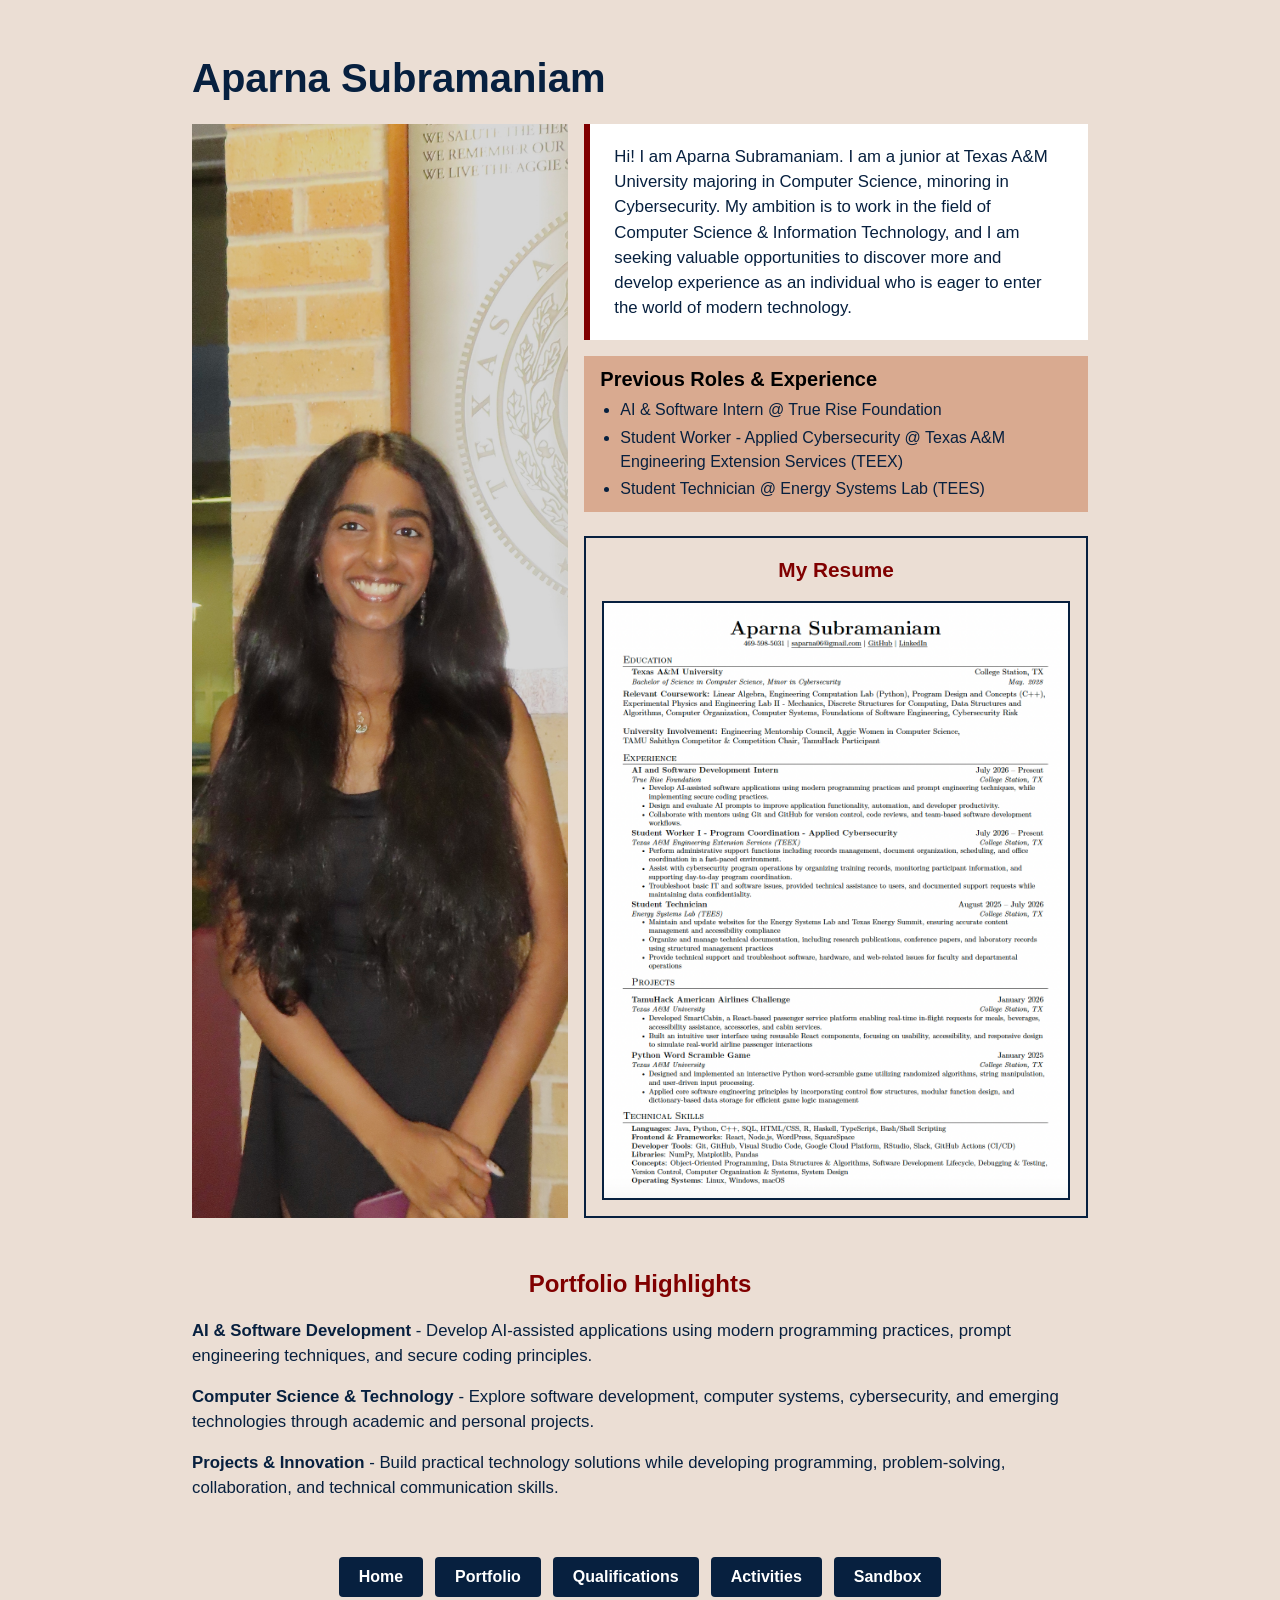
<file: index.html>
<!DOCTYPE HTML PUBLIC "-//W3C//DTD HTML 4.01 Transitional//EN">
<html>
<head>
<title>Aparna Subramaniam</title>
<meta http-equiv="Content-Type" content="text/html; charset=utf-8">
<link rel="stylesheet" href="styles.css">

<style>
.landing-layout {
  display: grid;
  grid-template-columns: 42% 58%;
  gap: 0;
  align-items: stretch;
}

.landing-photo {
  width: 100%;
  height: 100%;
  min-height: 700px;
  object-fit: cover;
  object-position: center top;
  display: block;
}

.landing-right {
  padding-left: 1rem;
}

.landing-intro {
  background-color: #ffffff;
  border-left: 6px solid var(--color-rust);
  padding: 1.25rem 1.5rem;
  margin-bottom: 1rem;
}

.landing-intro p {
  margin: 0;
  font-size: 1.05rem;
}

.previous-roles {
  background-color: var(--color-tan);
  padding: 0.5rem 1rem;
  margin-bottom: 1.5rem;
}

.previous-roles h2 {
  padding: 0;
  margin-bottom: 0.25rem;
  font-size: 1.25rem;
  color: #000000;
}

.previous-roles ul {
  margin: 0;
  padding-left: 1.25rem;
}

.previous-roles li {
  font-size: 1rem;
  margin-bottom: 0.2rem;
}

.landing-resume {
  border: 2px solid var(--color-navy);
  padding: 1rem;
  text-align: center;
}

.landing-resume h2 {
  padding: 0;
  margin-bottom: 1rem;
  color: var(--color-rust);
  font-size: 1.3rem;
}

.landing-resume img {
  width: 100%;
  max-width: 650px;
  height: auto;
  border: 2px solid var(--color-navy);
  display: block;
  margin: 0 auto;
}

.highlights {
  margin-top: 2rem;
  padding: 1rem 0;
}

.highlights h2 {
  padding: 0;
  color: var(--color-rust);
  text-align: center;
  font-size: 1.5rem;
}

.highlights p {
  font-size: 1.05rem;
}

@media (max-width: 800px) {
  .landing-layout {
    grid-template-columns: 1fr;
  }

  .landing-photo {
    min-height: 500px;
  }

  .landing-right {
    padding-left: 0;
  }
}
</style>
</head>

<body>

<div class="container">

  <h1>Aparna Subramaniam</h1>

  <div class="landing-layout">

    <div>
      <img src="profile.jpg" alt="Aparna Subramaniam" class="landing-photo">
    </div>

    <div class="landing-right">

      <div class="landing-intro">
        <p>
          Hi! I am Aparna Subramaniam. I am a junior at Texas A&M University
          majoring in Computer Science, minoring in Cybersecurity. My ambition
          is to work in the field of Computer Science & Information Technology,
          and I am seeking valuable opportunities to discover more and develop
          experience as an individual who is eager to enter the world of modern
          technology.
        </p>
      </div>

      <div class="previous-roles">
        <h2>Previous Roles & Experience</h2>
        <ul>
          <li>AI & Software Intern @ True Rise Foundation</li>
          <li>Student Worker - Applied Cybersecurity @ Texas A&M Engineering Extension Services (TEEX)</li>
          <li>Student Technician @ Energy Systems Lab (TEES)</li>
        </ul>
      </div>

      <div class="landing-resume">
        <h2>My Resume</h2>
        <a href="resume.png" target="_blank">
          <img src="resume.png" alt="Aparna Subramaniam Resume">
        </a>
      </div>

    </div>

  </div>

  <div class="highlights">
    <h2>Portfolio Highlights</h2>

    <p>
      <strong>AI & Software Development</strong> -
      Develop AI-assisted applications using modern programming practices,
      prompt engineering techniques, and secure coding principles.
    </p>

    <p>
      <strong>Computer Science & Technology</strong> -
      Explore software development, computer systems, cybersecurity,
      and emerging technologies through academic and personal projects.
    </p>

    <p>
      <strong>Projects & Innovation</strong> -
      Build practical technology solutions while developing programming,
      problem-solving, collaboration, and technical communication skills.
    </p>
  </div>

  <nav class="site-nav">
    <a href="index.html">Home</a>
    <a href="portfolio.html">Portfolio</a>
    <a href="qualifications.html">Qualifications</a>
    <a href="activities.html">Activities</a>
    <a href="sandbox.html">Sandbox</a>
  </nav>

</div>

</body>
</html>
</file>
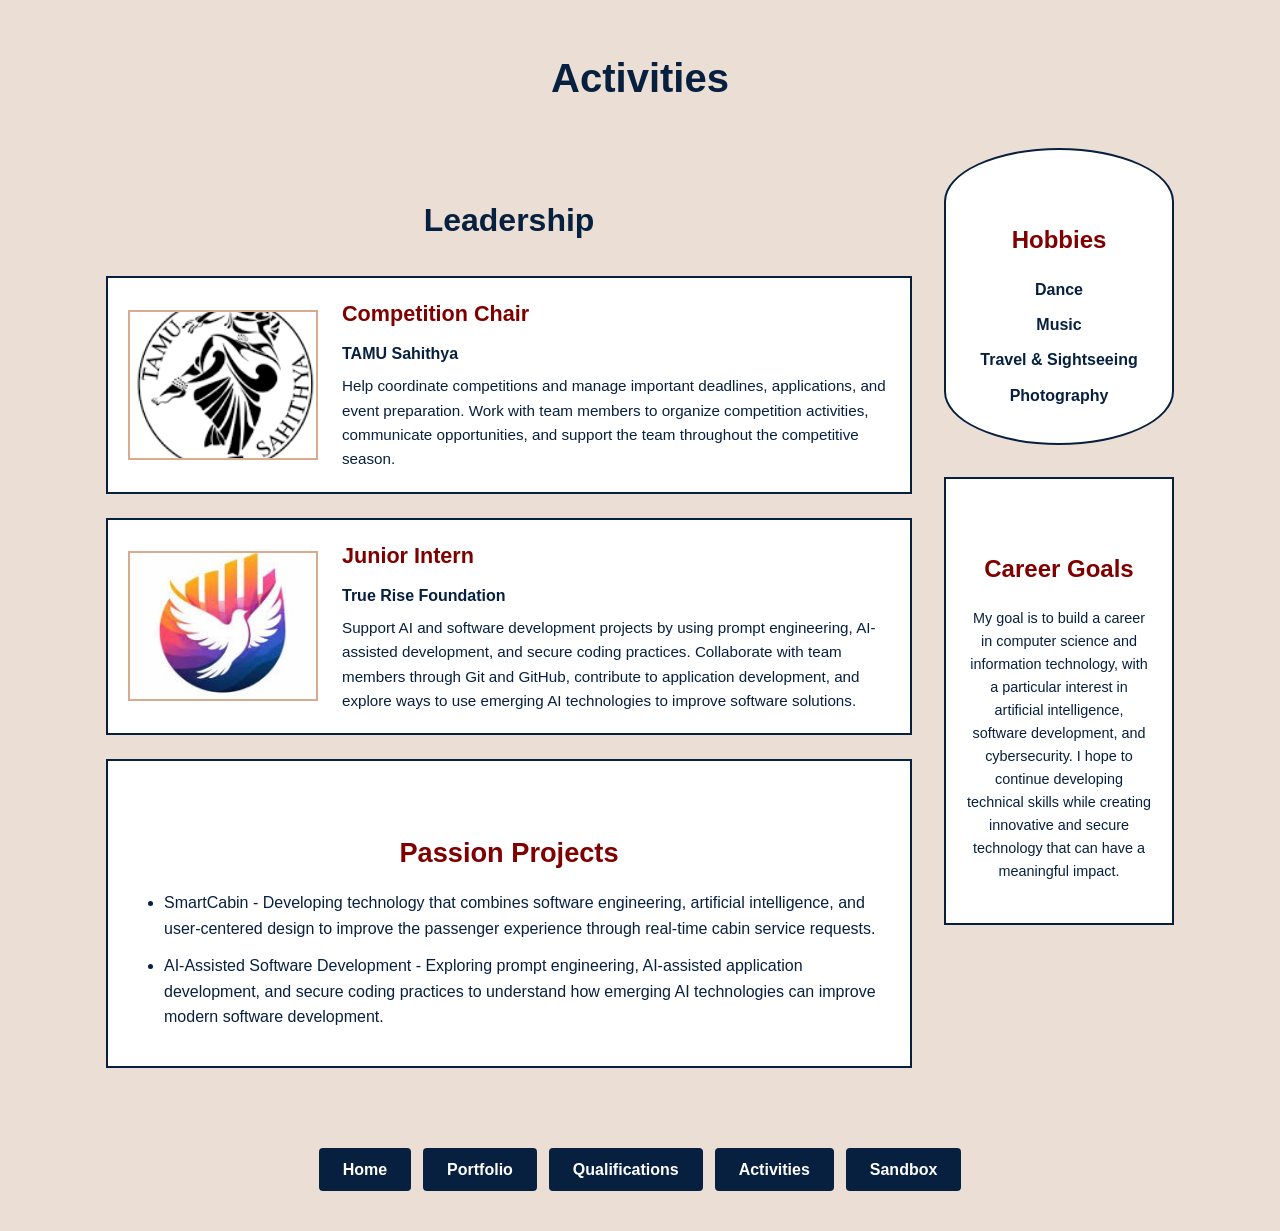
<file: activities.html>
<!DOCTYPE HTML PUBLIC "-//W3C//DTD HTML 4.01 Transitional//EN">
<html>

<head>
<title>Activities - Aparna Subramaniam</title>
<meta http-equiv="Content-Type" content="text/html; charset=iso-8859-1">
<link rel="stylesheet" href="styles.css">

<style>

.activities-page {
  width: 100%;
  max-width: 1100px;
  margin: 0 auto;
  padding: 0 1rem;
}

.activities-title {
  text-align: center;
  color: #07203F;
  font-size: 2.5rem;
  padding-top: 3rem;
  margin-bottom: 2.5rem;
}

.activities-layout {
  display: flex;
  gap: 2rem;
  align-items: flex-start;
}

.activities-main {
  flex: 1;
  min-width: 0;
}

.activities-sidebar {
  flex: 0 0 230px;
}

.section-title {
  color: #07203F;
  font-size: 2rem;
  text-align: center;
  margin-bottom: 2rem;
}

.leadership-section {
  width: 100%;
}

.leadership-item {
  display: flex;
  align-items: center;
  gap: 1.5rem;
  background-color: #ffffff;
  border: 2px solid #07203F;
  padding: 1.25rem;
  margin-bottom: 1.5rem;
  min-height: 190px;
}

.club-thumbnail {
  flex: 0 0 190px;
  width: 190px;
  height: 150px;
  object-fit: cover;
  border: 2px solid #D9AA90;
  background-color: #EBDED4;
}

.leadership-description {
  flex: 1;
}

.leadership-description h3 {
  color: #800000;
  font-size: 1.35rem;
  margin-bottom: 0.75rem;
}

.leadership-description h4 {
  color: #07203F;
  font-size: 1rem;
  margin-bottom: 0.5rem;
}

.leadership-description p {
  color: #07203F;
  font-size: 0.95rem;
  line-height: 1.6;
  margin-bottom: 0;
}

.sidebar-section {
  background-color: #ffffff;
  border: 2px solid #07203F;
  padding: 1.5rem 1.25rem;
  margin-bottom: 2rem;
  text-align: center;
}

.hobbies-section {
  border-radius: 50% / 18%;
  min-height: 280px;
  display: flex;
  flex-direction: column;
  justify-content: center;
}

.sidebar-section h2 {
  color: #800000;
  font-size: 1.5rem;
  margin-bottom: 1.25rem;
}

.hobbies-list {
  list-style: none;
  padding: 0;
  margin: 0;
}

.hobbies-list li {
  color: #07203F;
  font-weight: 600;
  margin-bottom: 0.7rem;
}

.career-section {
  min-height: 250px;
}

.career-section p {
  color: #07203F;
  font-size: 0.9rem;
  line-height: 1.6;
}

.passion-section {
  background-color: #ffffff;
  border: 2px solid #07203F;
  padding: 1.5rem 2rem;
  margin-top: 0.5rem;
}

.passion-section h2 {
  color: #800000;
  text-align: center;
  font-size: 1.7rem;
  margin-bottom: 1rem;
}

.passion-section ul {
  padding-left: 1.5rem;
  color: #07203F;
}

.passion-section li {
  margin-bottom: 0.75rem;
  line-height: 1.6;
}

.activities-nav {
  width: 100%;
  display: flex;
  justify-content: center;
  align-items: center;
  flex-wrap: wrap;
  gap: 0.75rem;
  margin-top: 3rem;
  padding: 2rem 0 2.5rem;
  clear: both;
}

.activities-nav a {
  display: inline-block;
  padding: 0.6rem 1.5rem;
  background-color: #07203F;
  color: #ffffff;
  border-radius: 4px;
  text-decoration: none;
  font-weight: 600;
  transition: background-color 0.15s ease;
}

.activities-nav a:hover {
  background-color: #800000;
}

@media (max-width: 850px) {

  .activities-layout {
    flex-direction: column;
  }

  .activities-main,
  .activities-sidebar {
    width: 100%;
  }

  .activities-sidebar {
    flex: none;
    display: flex;
    gap: 1.5rem;
  }

  .sidebar-section {
    flex: 1;
  }

}

@media (max-width: 650px) {

  .leadership-item {
    flex-direction: column;
    text-align: center;
  }

  .club-thumbnail {
    width: 100%;
    max-width: 300px;
    height: 180px;
  }

  .activities-sidebar {
    flex-direction: column;
  }

}

@media (max-width: 500px) {

  .activities-nav {
    flex-direction: column;
  }

}

</style>
</head>

<body>

<div class="activities-page">

  <h1 class="activities-title">Activities</h1>

  <div class="activities-layout">

    <main class="activities-main">

      <section class="leadership-section">

        <h2 class="section-title">Leadership</h2>

        <div class="leadership-item">

          <img
            src="club1.png"
            alt="TAMU Sahithya"
            class="club-thumbnail"
          >

          <div class="leadership-description">

            <h3>Competition Chair</h3>

            <h4>TAMU Sahithya</h4>

            <p>
              Help coordinate competitions and manage important deadlines,
              applications, and event preparation. Work with team members
              to organize competition activities, communicate opportunities,
              and support the team throughout the competitive season.
            </p>

          </div>

        </div>

        <div class="leadership-item">

          <img
            src="club2.jpeg"
            alt="True Rise Foundation"
            class="club-thumbnail"
          >

          <div class="leadership-description">

            <h3>Junior Intern</h3>

            <h4>True Rise Foundation</h4>

            <p>
              Support AI and software development projects by using prompt engineering, AI-assisted development, and secure coding practices. Collaborate with team
              members through Git and GitHub, contribute to application development, and explore ways to use emerging AI technologies to improve software solutions.
            </p>

          </div>

        </div>

      </section>

      <section class="passion-section">

        <h2>Passion Projects</h2>

        <ul>

          <li>
            SmartCabin - Developing technology that combines software
            engineering, artificial intelligence, and user-centered design
            to improve the passenger experience through real-time cabin
            service requests.
          </li>

          <li>
            AI-Assisted Software Development - Exploring prompt engineering,
            AI-assisted application development, and secure coding practices
            to understand how emerging AI technologies can improve modern
            software development.
          </li>

        </ul>

      </section>

    </main>

    <aside class="activities-sidebar">

      <section class="sidebar-section hobbies-section">

        <h2>Hobbies</h2>

        <ul class="hobbies-list">

          <li>Dance</li>
          <li>Music</li>
          <li>Travel & Sightseeing </li>
          <li>Photography</li>

        </ul>

      </section>

      <section class="sidebar-section career-section">

        <h2>Career Goals</h2>

        <p>
          My goal is to build a career in computer science and information
          technology, with a particular interest in artificial intelligence,
          software development, and cybersecurity. I hope to continue
          developing technical skills while creating innovative and secure
          technology that can have a meaningful impact.
        </p>

      </section>

    </aside>

  </div>

  <nav class="activities-nav">

    <a href="index.html">Home</a>

    <a href="portfolio.html">Portfolio</a>

    <a href="qualifications.html">Qualifications</a>

    <a href="activities.html">Activities</a>

    <a href="sandbox.html">Sandbox</a>

  </nav>

</div>

</body>
</html>
</file>
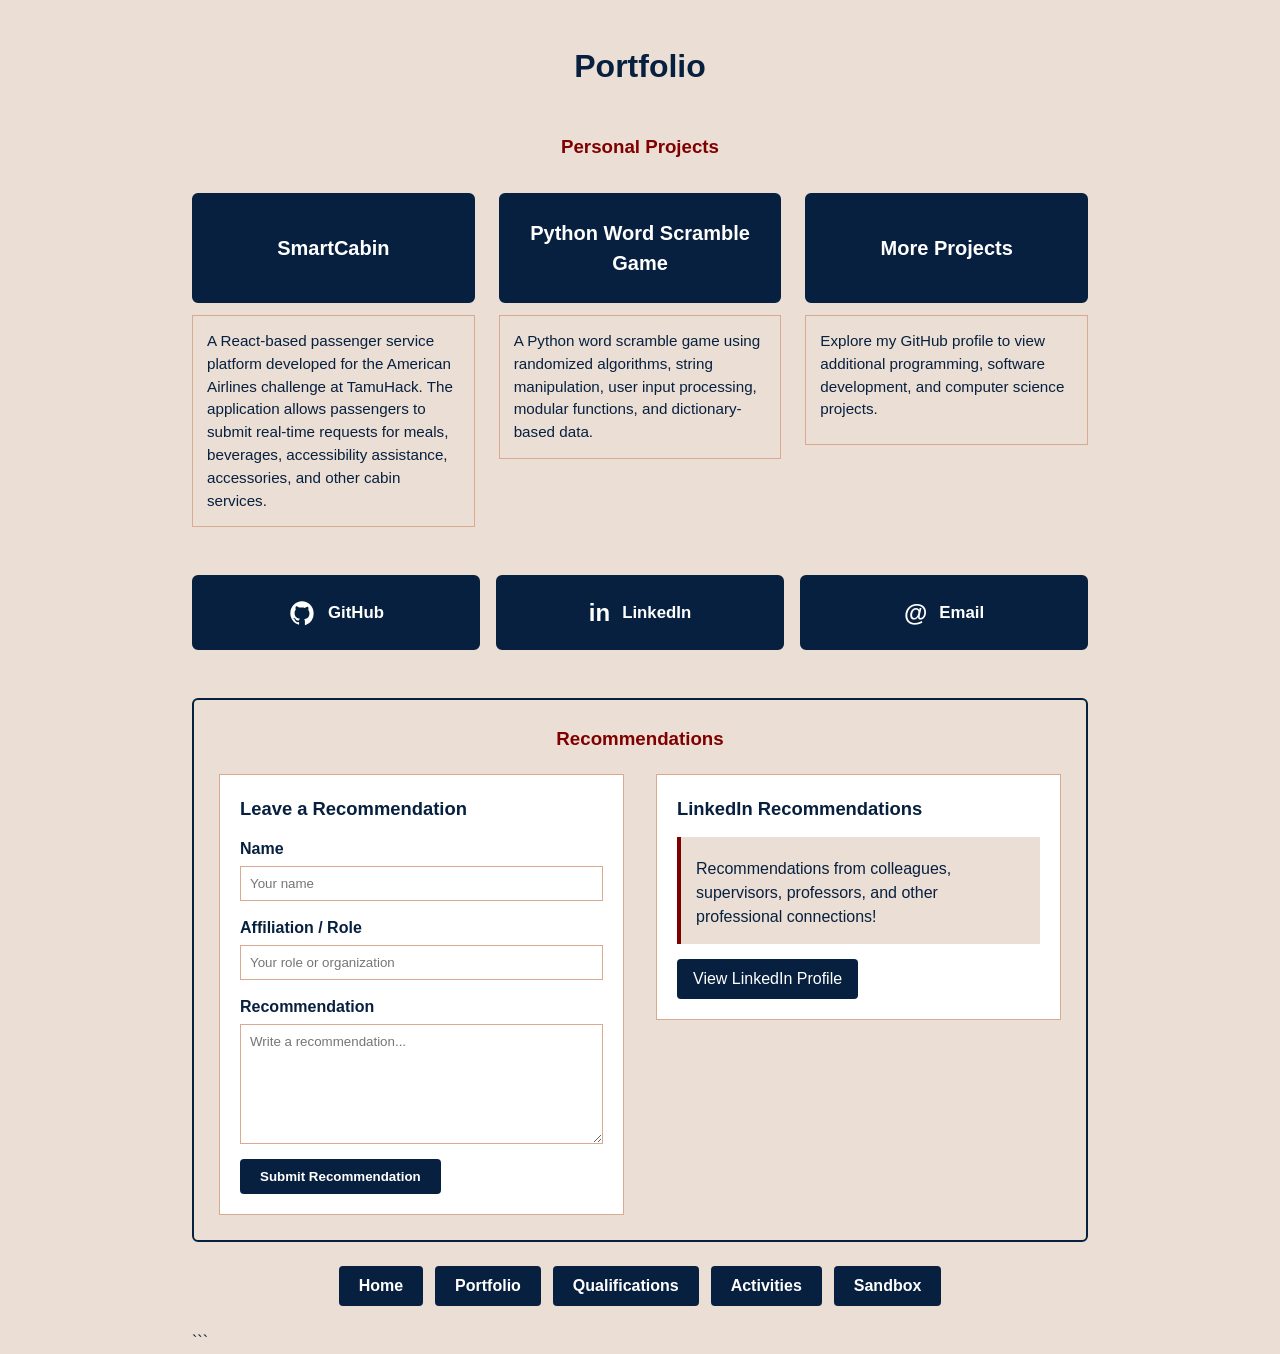
<file: portfolio.html>
<!DOCTYPE HTML PUBLIC "-//W3C//DTD HTML 4.01 Transitional//EN">

<html>

<head>

<title>Portfolio</title>

<meta http-equiv="Content-Type" content="text/html; charset=iso-8859-1">

<link rel="stylesheet" href="styles.css">

<style>


.project-row {
    display: flex;
    justify-content: center;
    align-items: stretch;
    gap: 1.5rem;
    width: 100%;
    margin-top: 2rem;
}

.project-tile {
    flex: 1;
    min-width: 0;
    text-align: center;
}

.project-button {
    display: flex;
    align-items: center;
    justify-content: center;
    width: 100%;
    min-height: 110px;
    padding: 20px;
    background-color: #07203F;
    color: #FFFFFF;
    border: 2px solid #07203F;
    border-radius: 6px;
    text-decoration: none;
    font-size: 1.25rem;
    font-weight: bold;
    transition: background-color 0.15s ease,
                border-color 0.15s ease;
}

.project-button:hover {
    background-color: #800000;
    border-color: #800000;
}

.project-description {
    margin-top: 12px;
    padding: 14px;
    min-height: 130px;
    background-color: #EBDED4;
    border: 1px solid #D9AA90;
    color: #07203F;
    font-size: 0.95rem;
    line-height: 1.5;
    text-align: left;
}


.contact-row {
    display: flex;
    width: 100%;
    justify-content: center;
    gap: 1rem;
    margin-top: 3rem;
    margin-bottom: 2rem;
}

.contact-button {
    flex: 1;
    min-height: 75px;
    display: flex;
    align-items: center;
    justify-content: center;
    gap: 12px;
    padding: 15px 20px;
    background-color: #07203F;
    color: #FFFFFF;
    border: 2px solid #07203F;
    border-radius: 6px;
    text-decoration: none;
    font-weight: 600;
    font-size: 1.05rem;
    transition: background-color 0.15s ease,
                border-color 0.15s ease;
}

.contact-button:hover {
    background-color: #800000;
    border-color: #800000;
}

.contact-icon {
    display: flex;
    align-items: center;
    justify-content: center;
    font-size: 1.5rem;
    font-weight: bold;
}


/* GitHub logo */

.github-logo {
    width: 28px;
    height: 28px;
}


/* ============================= */
/* RECOMMENDATIONS               */
/* ============================= */

.recommendations-section {
    width: 100%;
    margin-top: 3rem;
    padding: 25px;
    background-color: #EBDED4;
    border: 2px solid #07203F;
    border-radius: 6px;
}

.recommendations-title {
    text-align: center;
    color: #800000;
    margin-bottom: 20px;
}

.recommendations-row {
    display: flex;
    gap: 2rem;
    align-items: flex-start;
}

.recommendation-form {
    flex: 1;
    padding: 20px;
    background-color: #FFFFFF;
    border: 1px solid #D9AA90;
}

.recommendation-display {
    flex: 1;
    padding: 20px;
    background-color: #FFFFFF;
    border: 1px solid #D9AA90;
}

.recommendation-subtitle {
    color: #07203F;
    font-size: 1.15rem;
    font-weight: bold;
    margin-bottom: 15px;
}

.recommendation-form label {
    display: block;
    color: #07203F;
    font-weight: 600;
    margin-bottom: 5px;
}

.recommendation-form input,
.recommendation-form textarea {
    width: 100%;
    padding: 9px;
    margin-bottom: 15px;
    border: 1px solid #D9AA90;
    font-family: inherit;
    color: #07203F;
    background-color: #FFFFFF;
}

.recommendation-form textarea {
    min-height: 120px;
    resize: vertical;
}

.recommendation-submit {
    display: inline-block;
    padding: 10px 20px;
    background-color: #07203F;
    color: #FFFFFF;
    border: none;
    border-radius: 4px;
    cursor: pointer;
    font-weight: 600;
}

.recommendation-submit:hover {
    background-color: #800000;
}



.linkedin-recommendation {
    padding: 15px;
    border-left: 4px solid #800000;
    background-color: #EBDED4;
    margin-bottom: 15px;
}

.linkedin-recommendation-name {
    color: #800000;
    font-weight: bold;
    margin-bottom: 5px;
}

.linkedin-recommendation-text {
    color: #07203F;
    line-height: 1.5;
}



@media (max-width: 700px) {

    .project-row {
        flex-direction: column;
        align-items: center;
    }

    .project-tile {
        width: 100%;
    }

    .contact-row {
        flex-direction: column;
    }

    .contact-button {
        width: 100%;
    }

    .recommendations-row {
        flex-direction: column;
    }

    .recommendation-form,
    .recommendation-display {
        width: 100%;
    }

}

</style>

</head>

<body>

<div class="container">


<table width="100%" border="0" cellspacing="0" cellpadding="0">

    <tr>

        <td align="center">

            <h2>
                <font color="#07203F">
                    Portfolio
                </font>
            </h2>

        </td>

    </tr>

</table>



<h3 style="
    text-align: center;
    color: #800000;
    margin-top: 2rem;
">
    Personal Projects
</h3>


<div class="project-row">


  

    <div class="project-tile">

        <a
            href="https://github.com/Aparna0208"
            target="_blank"
            class="project-button"
            title="View SmartCabin on GitHub"
        >
            SmartCabin
        </a>

        <div class="project-description">

            A React-based passenger service platform developed
            for the American Airlines challenge at TamuHack.
            The application allows passengers to submit real-time
            requests for meals, beverages, accessibility assistance,
            accessories, and other cabin services.

        </div>

    </div>




    <div class="project-tile">

        <a
            href="https://github.com/Aparna0208"
            target="_blank"
            class="project-button"
            title="View Python Word Scramble Game on GitHub"
        >
            Python Word Scramble Game
        </a>

        <div class="project-description">

            A Python word scramble game using randomized algorithms,
            string manipulation, user input processing, modular
            functions, and dictionary-based data.

        </div>

    </div>


  

    <div class="project-tile">

        <a
            href="https://github.com/Aparna0208"
            target="_blank"
            class="project-button"
            title="View more projects on GitHub"
        >
            More Projects
        </a>

        <div class="project-description">

            Explore my GitHub profile to view additional programming,
            software development, and computer science projects.

        </div>

    </div>


</div>


<div class="contact-row">



    <a
        href="https://github.com/Aparna0208"
        target="_blank"
        class="contact-button"
        title="Visit my GitHub profile"
    >

        <span class="contact-icon">

            <svg
                class="github-logo"
                viewBox="0 0 24 24"
                aria-hidden="true"
            >

                <path
                    fill="currentColor"
                    d="M12 2C6.48 2 2 6.58 2 12.24c0 4.52 2.87 8.36 6.84 9.71.5.1.68-.22.68-.49
                    0-.24-.01-.87-.01-1.7-2.78.62-3.37-1.37-3.37-1.37-.45-1.19-1.11-1.51-1.11-1.51-.91-.64.07-.63.07-.63
                    1 .08 1.53 1.06 1.53 1.06.89 1.58 2.34 1.12 2.91.86.09-.67.35-1.12.63-1.38-2.22-.26-4.55-1.14-4.55-5.06
                    0-1.12.39-2.03 1.03-2.75-.1-.26-.45-1.3.1-2.71 0 0 .84-.28 2.75 1.05A9.16 9.16 0 0 1 12 7.36c.85 0
                    1.71.12 2.51.36 1.91-1.33 2.75-1.05 2.75-1.05.55 1.41.2 2.45.1 2.71.64.72 1.03 1.63 1.03 2.75
                    0 3.93-2.34 4.79-4.57 5.05.36.32.68.94.68 1.9 0 1.37-.01 2.47-.01 2.81 0 .27.18.6.69.49A10.24
                    10.24 0 0 0 22 12.24C22 6.58 17.52 2 12 2z"
                />

            </svg>

        </span>

        GitHub

    </a>


    <a
        href="https://www.linkedin.com/in/aparna-subramaniam-/"
        target="_blank"
        class="contact-button"
        title="Visit my LinkedIn profile"
    >

        <span class="contact-icon">
            in
        </span>

        LinkedIn

    </a>


    <!-- Email -->

    <a
        href="mailto:saparna06@gmail.com"
        class="contact-button"
        title="Email me"
    >

        <span class="contact-icon">
            @
        </span>

        Email

    </a>


</div>


<div class="recommendations-section">

    <h3 class="recommendations-title">
        Recommendations
    </h3>


    <div class="recommendations-row">



        <div class="recommendation-form">

            <div class="recommendation-subtitle">
                Leave a Recommendation
            </div>

            <form action="#" method="post">

                <label for="recommendation-name">
                    Name
                </label>

                <input
                    type="text"
                    id="recommendation-name"
                    name="recommendation-name"
                    placeholder="Your name"
                >


                <label for="recommendation-role">
                    Affiliation / Role
                </label>

                <input
                    type="text"
                    id="recommendation-role"
                    name="recommendation-role"
                    placeholder="Your role or organization"
                >


                <label for="recommendation-message">
                    Recommendation
                </label>

                <textarea
                    id="recommendation-message"
                    name="recommendation-message"
                    placeholder="Write a recommendation..."
                ></textarea>


                <button
                    type="submit"
                    class="recommendation-submit"
                >
                    Submit Recommendation
                </button>

            </form>

        </div>


        <div class="recommendation-display">

            <div class="recommendation-subtitle">
                LinkedIn Recommendations
            </div>



            <div class="linkedin-recommendation">

                <div class="linkedin-recommendation-name">
                    
                </div>

                <div class="linkedin-recommendation-text">

                    Recommendations from colleagues, supervisors,
                    professors, and other professional connections!

                </div>

            </div>


            <a
                href="https://www.linkedin.com/in/aparna-subramaniam-/"
                target="_blank"
                class="button"
            >
                View LinkedIn Profile
            </a>

        </div>


    </div>

</div>


<!-- ============================= -->
<!-- NAVIGATION                    -->
<!-- ============================= -->

<nav class="site-nav">

    <a href="index.html">
        Home
    </a>

    <a href="portfolio.html">
        Portfolio
    </a>

    <a href="qualifications.html">
        Qualifications
    </a>

    <a href="activities.html">
        Activities
    </a>

    <a href="sandbox.html">
        Sandbox
    </a>

</nav>
```

</div>

</body>

</html>
</file>
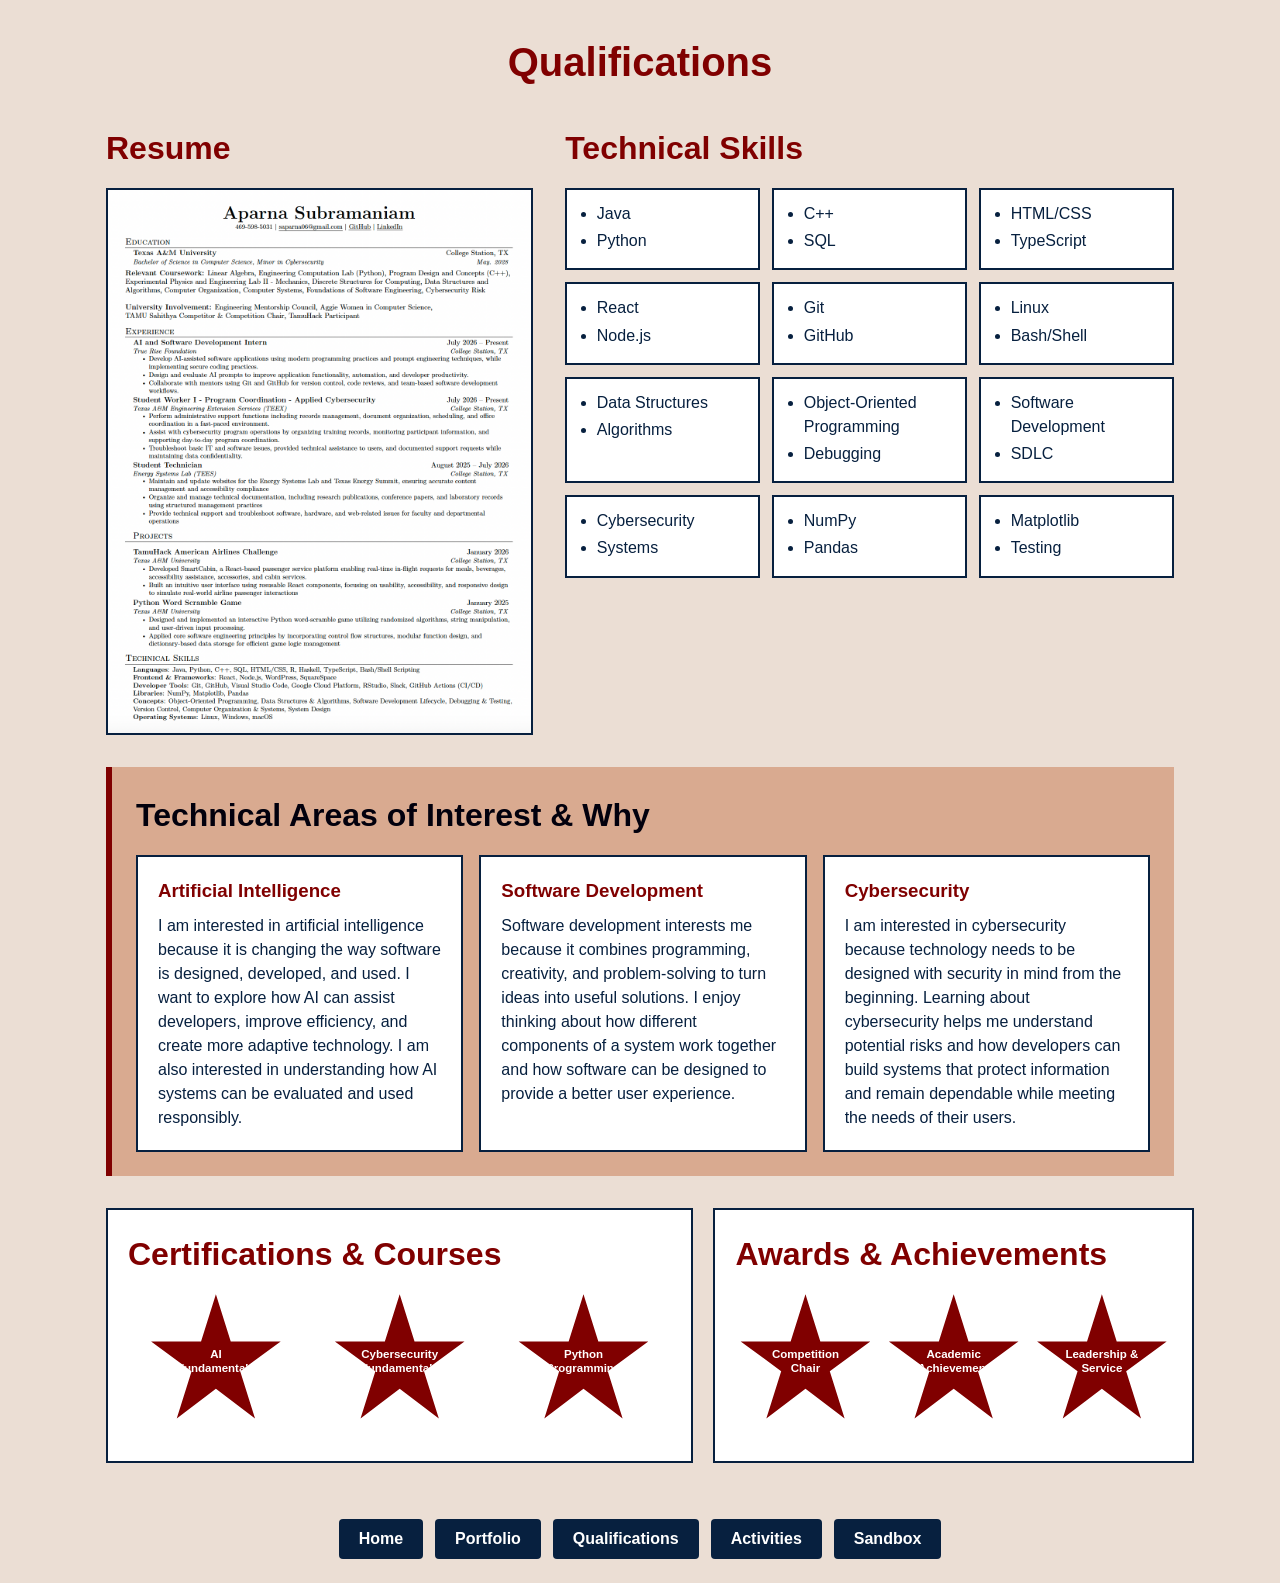
<file: qualifications.html>
<!DOCTYPE HTML PUBLIC "-//W3C//DTD HTML 4.01 Transitional//EN">
<html>
<head>
<title>Qualifications | Aparna Subramaniam</title>
<meta http-equiv="Content-Type" content="text/html; charset=utf-8">
<link rel="stylesheet" href="styles.css">

<style>
.qualifications-container {
  max-width: 1100px;
  margin: 0 auto;
  padding: 0 1rem;
}

.qualifications-title {
  text-align: center;
  color: var(--color-rust);
  padding-top: 2rem;
  margin-bottom: 2rem;
}

.top-section {
  display: flex;
  gap: 2rem;
  align-items: flex-start;
}

.resume-section {
  width: 40%;
}

.resume-section h2,
.skills-section h2,
.interests-section h2,
.certifications-section h2,
.awards-section h2 {
  color: var(--color-rust);
  padding: 0;
  margin-bottom: 1rem;
}

.resume-section img {
  width: 100%;
  height: auto;
  border: 2px solid var(--color-navy);
  display: block;
}

.resume-section a {
  text-decoration: none;
}

.skills-section {
  flex: 1;
}

.skills-grid {
  display: grid;
  grid-template-columns: repeat(3, 1fr);
  gap: 0.75rem;
}

.skill-box {
  border: 2px solid var(--color-navy);
  background-color: #ffffff;
  padding: 0.75rem;
  min-height: 75px;
}

.skill-box ul {
  margin: 0;
  padding-left: 1.1rem;
}

.skill-box li {
  margin-bottom: 0.2rem;
}

.interests-section {
  margin-top: 2rem;
  background-color: var(--color-tan);
  padding: 1.5rem;
  border-left: 6px solid var(--color-rust);
}

.interests-section h2 {
  color: var(--color-dark);
}

.interest-grid {
  display: grid;
  grid-template-columns: repeat(3, 1fr);
  gap: 1rem;
}

.interest-card {
  background-color: #ffffff;
  border: 2px solid var(--color-navy);
  padding: 1.25rem;
}

.interest-card h3 {
  color: var(--color-rust);
  margin-bottom: 0.6rem;
}

.interest-card p {
  margin-bottom: 0;
}

.bottom-sections {
  display: grid;
  grid-template-columns: 55% 45%;
  gap: 1.25rem;
  margin-top: 2rem;
  align-items: stretch;
}

.certifications-section,
.awards-section {
  padding: 1.25rem;
  border: 2px solid var(--color-navy);
  background-color: #ffffff;
}

.certification-grid,
.awards-grid {
  display: grid;
  grid-template-columns: repeat(3, 1fr);
  gap: 0.5rem;
  align-items: start;
}

.certification,
.award {
  text-align: center;
  min-width: 0;
}

.star {
  width: 135px;
  height: 135px;
  margin: 0 auto 0.75rem;
  background-color: var(--color-rust);
  clip-path: polygon(
    50% 0%,
    61% 35%,
    98% 35%,
    68% 57%,
    79% 92%,
    50% 70%,
    21% 92%,
    32% 57%,
    2% 35%,
    39% 35%
  );
  display: flex;
  align-items: center;
  justify-content: center;
  text-align: center;
  color: #ffffff;
  font-weight: 700;
  line-height: 1.15;
}

.star span {
  display: block;
  width: 78px;
  font-size: 0.72rem;
  text-align: center;
}

.award p {
  font-weight: 600;
  color: var(--color-navy);
  margin: 0;
  line-height: 1.25;
  font-size: 0.9rem;
}

.site-nav {
  margin-top: 2rem;
}

@media (max-width: 850px) {
  .top-section {
    flex-direction: column;
  }

  .resume-section {
    width: 100%;
  }

  .skills-grid {
    grid-template-columns: repeat(2, 1fr);
  }

  .interest-grid {
    grid-template-columns: 1fr;
  }

  .bottom-sections {
    grid-template-columns: 1fr;
  }
}

@media (max-width: 550px) {
  .skills-grid {
    grid-template-columns: 1fr;
  }

  .interest-grid {
    grid-template-columns: 1fr;
  }

  .certification-grid,
  .awards-grid {
    grid-template-columns: 1fr;
  }

  .star {
    width: 150px;
    height: 150px;
  }

  .star span {
    width: 85px;
    font-size: 0.8rem;
  }
}
</style>
</head>

<body>

<div class="qualifications-container">

  <h1 class="qualifications-title">Qualifications</h1>

  <div class="top-section">

    <div class="resume-section">
      <h2>Resume</h2>

      <a href="resume.png" target="_blank">
        <img src="resume.png" alt="Aparna Subramaniam Resume">
      </a>
    </div>

    <div class="skills-section">

      <h2>Technical Skills</h2>

      <div class="skills-grid">

        <div class="skill-box">
          <ul>
            <li>Java</li>
            <li>Python</li>
          </ul>
        </div>

        <div class="skill-box">
          <ul>
            <li>C++</li>
            <li>SQL</li>
          </ul>
        </div>

        <div class="skill-box">
          <ul>
            <li>HTML/CSS</li>
            <li>TypeScript</li>
          </ul>
        </div>

        <div class="skill-box">
          <ul>
            <li>React</li>
            <li>Node.js</li>
          </ul>
        </div>

        <div class="skill-box">
          <ul>
            <li>Git</li>
            <li>GitHub</li>
          </ul>
        </div>

        <div class="skill-box">
          <ul>
            <li>Linux</li>
            <li>Bash/Shell</li>
          </ul>
        </div>

        <div class="skill-box">
          <ul>
            <li>Data Structures</li>
            <li>Algorithms</li>
          </ul>
        </div>

        <div class="skill-box">
          <ul>
            <li>Object-Oriented Programming</li>
            <li>Debugging</li>
          </ul>
        </div>

        <div class="skill-box">
          <ul>
            <li>Software Development</li>
            <li>SDLC</li>
          </ul>
        </div>

        <div class="skill-box">
          <ul>
            <li>Cybersecurity</li>
            <li>Systems</li>
          </ul>
        </div>

        <div class="skill-box">
          <ul>
            <li>NumPy</li>
            <li>Pandas</li>
          </ul>
        </div>

        <div class="skill-box">
          <ul>
            <li>Matplotlib</li>
            <li>Testing</li>
          </ul>
        </div>

      </div>

    </div>

  </div>

  <div class="interests-section">

    <h2>Technical Areas of Interest & Why</h2>

    <div class="interest-grid">

      <div class="interest-card">
        <h3>Artificial Intelligence</h3>

        <p>
          I am interested in artificial intelligence because it is changing
          the way software is designed, developed, and used. I want to explore
          how AI can assist developers, improve efficiency, and create more
          adaptive technology. I am also interested in understanding how AI
          systems can be evaluated and used responsibly.
        </p>
      </div>

      <div class="interest-card">
        <h3>Software Development</h3>

        <p>
          Software development interests me because it combines programming,
          creativity, and problem-solving to turn ideas into useful solutions.
          I enjoy thinking about how different components of a system work
          together and how software can be designed to provide a better user
          experience.
        </p>
      </div>

      <div class="interest-card">
        <h3>Cybersecurity</h3>

        <p>
          I am interested in cybersecurity because technology needs to be
          designed with security in mind from the beginning. Learning about
          cybersecurity helps me understand potential risks and how developers
          can build systems that protect information and remain dependable
          while meeting the needs of their users.
        </p>
      </div>

    </div>

  </div>

  <div class="bottom-sections">

    <div class="certifications-section">

      <h2>Certifications & Courses</h2>

      <div class="certification-grid">

        <div class="certification">
          <div class="star">
            <span>AI<br>Fundamentals</span>
          </div>
        </div>

        <div class="certification">
          <div class="star">
            <span>Cybersecurity<br>Fundamentals</span>
          </div>
        </div>

        <div class="certification">
          <div class="star">
            <span>Python<br>Programming</span>
          </div>
        </div>

      </div>

    </div>

    <div class="awards-section">

      <h2>Awards & Achievements</h2>

      <div class="awards-grid">

        <div class="award">
          <div class="star">
            <span>Competition<br>Chair</span>
          </div>
        </div>

        <div class="award">
          <div class="star">
            <span>Academic<br>Achievement</span>
          </div>
        </div>

        <div class="award">
          <div class="star">
            <span>Leadership &<br>Service</span>
          </div>
        </div>

      </div>

    </div>

  </div>

  <nav class="site-nav">
    <a href="index.html">Home</a>
    <a href="portfolio.html">Portfolio</a>
    <a href="qualifications.html">Qualifications</a>
    <a href="activities.html">Activities</a>
    <a href="sandbox.html">Sandbox</a>
  </nav>

</div>

</body>
</html>
</file>
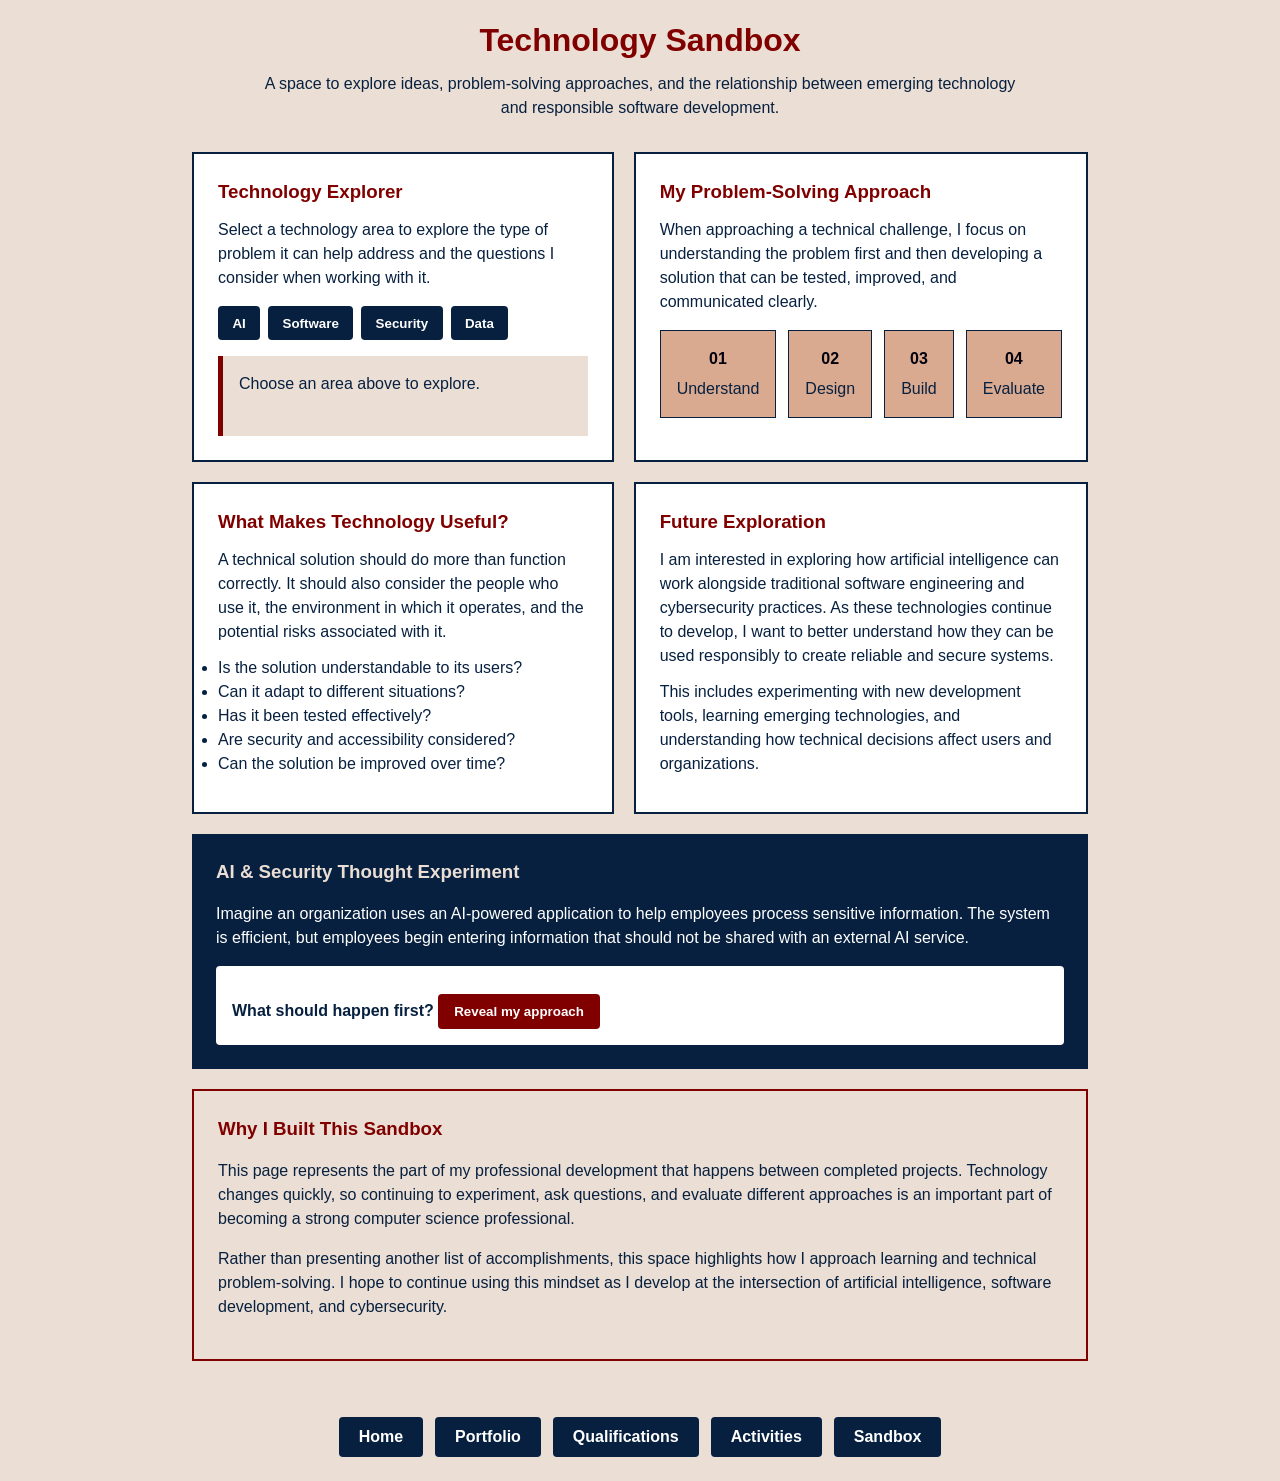
<file: sandbox.html>
<!DOCTYPE HTML PUBLIC "-//W3C//DTD HTML 4.01 Transitional//EN">
<html>
<head>
<title>Sandbox | Aparna Subramaniam</title>
<meta http-equiv="Content-Type" content="text/html; charset=utf-8">
<link rel="stylesheet" href="styles.css">

<style>
.sandbox-header {
  text-align: center;
  padding: 1rem 0 2rem;
}

.sandbox-header h2 {
  color: var(--color-rust);
  padding: 0;
  margin-bottom: 0.5rem;
}

.sandbox-header p {
  max-width: 760px;
  margin: 0 auto;
}

.sandbox-grid {
  display: grid;
  grid-template-columns: repeat(2, 1fr);
  gap: 1.25rem;
}

.sandbox-card {
  background-color: #ffffff;
  border: 2px solid var(--color-navy);
  padding: 1.5rem;
}

.sandbox-card h3 {
  color: var(--color-rust);
  margin-bottom: 0.75rem;
}

.sandbox-card p {
  margin-bottom: 0.75rem;
}

.explorer-buttons {
  display: flex;
  flex-wrap: wrap;
  gap: 0.5rem;
  margin-top: 1rem;
}

.explorer-button {
  background-color: var(--color-navy);
  color: #ffffff;
  border: none;
  border-radius: 4px;
  padding: 0.6rem 0.9rem;
  cursor: pointer;
  font-family: inherit;
  font-weight: 600;
}

.explorer-button:hover {
  background-color: var(--color-rust);
}

.explorer-result {
  margin-top: 1rem;
  padding: 1rem;
  background-color: var(--color-cream);
  border-left: 5px solid var(--color-rust);
  min-height: 80px;
}

.workflow {
  display: grid;
  grid-template-columns: repeat(4, 1fr);
  gap: 0.75rem;
  margin-top: 1rem;
}

.workflow-step {
  background-color: var(--color-tan);
  border: 1px solid var(--color-navy);
  padding: 1rem;
  text-align: center;
}

.workflow-step strong {
  display: block;
  color: var(--color-dark);
  margin-bottom: 0.4rem;
}

.thought-experiment {
  background-color: var(--color-navy);
  color: #ffffff;
  padding: 1.5rem;
  margin-top: 1.25rem;
}

.thought-experiment h3 {
  color: var(--color-cream);
}

.scenario {
  background-color: #ffffff;
  color: var(--color-navy);
  padding: 1rem;
  margin-top: 1rem;
  border-radius: 4px;
}

.scenario button {
  margin-top: 0.75rem;
  background-color: var(--color-rust);
  color: #ffffff;
  border: none;
  padding: 0.6rem 1rem;
  border-radius: 4px;
  cursor: pointer;
  font-family: inherit;
  font-weight: 600;
}

.scenario button:hover {
  background-color: var(--color-dark);
}

.scenario-result {
  margin-top: 1rem;
  padding: 0.75rem;
  background-color: var(--color-cream);
  color: var(--color-navy);
  display: none;
}

.reflection {
  margin-top: 1.25rem;
  border: 2px solid var(--color-rust);
  padding: 1.5rem;
  background-color: var(--color-cream);
}

.reflection h3 {
  color: var(--color-rust);
}

.site-nav {
  margin-top: 2rem;
}

@media (max-width: 750px) {
  .sandbox-grid {
    grid-template-columns: 1fr;
  }

  .workflow {
    grid-template-columns: 1fr 1fr;
  }
}

@media (max-width: 500px) {
  .workflow {
    grid-template-columns: 1fr;
  }
}
</style>
</head>

<body>

<div class="container">

  <div class="sandbox-header">
    <h2>Technology Sandbox</h2>
    <p>
      A space to explore ideas, problem-solving approaches, and the relationship
      between emerging technology and responsible software development.
    </p>
  </div>

  <div class="sandbox-grid">

    <div class="sandbox-card">
      <h3>Technology Explorer</h3>

      <p>
        Select a technology area to explore the type of problem it can help
        address and the questions I consider when working with it.
      </p>

      <div class="explorer-buttons">
        <button class="explorer-button" onclick="showTechnology('AI')">AI</button>
        <button class="explorer-button" onclick="showTechnology('Software')">Software</button>
        <button class="explorer-button" onclick="showTechnology('Security')">Security</button>
        <button class="explorer-button" onclick="showTechnology('Data')">Data</button>
      </div>

      <div class="explorer-result" id="technology-result">
        Choose an area above to explore.
      </div>
    </div>

    <div class="sandbox-card">
      <h3>My Problem-Solving Approach</h3>

      <p>
        When approaching a technical challenge, I focus on understanding the
        problem first and then developing a solution that can be tested,
        improved, and communicated clearly.
      </p>

      <div class="workflow">
        <div class="workflow-step">
          <strong>01</strong>
          Understand
        </div>

        <div class="workflow-step">
          <strong>02</strong>
          Design
        </div>

        <div class="workflow-step">
          <strong>03</strong>
          Build
        </div>

        <div class="workflow-step">
          <strong>04</strong>
          Evaluate
        </div>
      </div>
    </div>

    <div class="sandbox-card">
      <h3>What Makes Technology Useful?</h3>

      <p>
        A technical solution should do more than function correctly. It should
        also consider the people who use it, the environment in which it
        operates, and the potential risks associated with it.
      </p>

      <ul>
        <li>Is the solution understandable to its users?</li>
        <li>Can it adapt to different situations?</li>
        <li>Has it been tested effectively?</li>
        <li>Are security and accessibility considered?</li>
        <li>Can the solution be improved over time?</li>
      </ul>
    </div>

    <div class="sandbox-card">
      <h3>Future Exploration</h3>

      <p>
        I am interested in exploring how artificial intelligence can work
        alongside traditional software engineering and cybersecurity practices.
        As these technologies continue to develop, I want to better understand
        how they can be used responsibly to create reliable and secure systems.
      </p>

      <p>
        This includes experimenting with new development tools, learning
        emerging technologies, and understanding how technical decisions affect
        users and organizations.
      </p>
    </div>

  </div>

  <div class="thought-experiment">

    <h3>AI & Security Thought Experiment</h3>

    <p>
      Imagine an organization uses an AI-powered application to help employees
      process sensitive information. The system is efficient, but employees
      begin entering information that should not be shared with an external
      AI service.
    </p>

    <div class="scenario">
      <strong>What should happen first?</strong>

      <button onclick="showScenarioAnswer()">
        Reveal my approach
      </button>

      <div class="scenario-result" id="scenario-result">
        Before improving the system's efficiency, I would identify the type of
        information being handled, determine the security and privacy risks,
        establish appropriate data-handling rules, and make sure users understand
        how the system should be used. Responsible technology requires balancing
        functionality with security and user awareness.
      </div>
    </div>

  </div>

  <div class="reflection">

    <h3>Why I Built This Sandbox</h3>

    <p>
      This page represents the part of my professional development that happens
      between completed projects. Technology changes quickly, so continuing to
      experiment, ask questions, and evaluate different approaches is an
      important part of becoming a strong computer science professional.
    </p>

    <p>
      Rather than presenting another list of accomplishments, this space
      highlights how I approach learning and technical problem-solving. I hope
      to continue using this mindset as I develop at the intersection of
      artificial intelligence, software development, and cybersecurity.
    </p>

  </div>

  <nav class="site-nav">
    <a href="index.html">Home</a>
    <a href="portfolio.html">Portfolio</a>
    <a href="qualifications.html">Qualifications</a>
    <a href="activities.html">Activities</a>
    <a href="sandbox.html">Sandbox</a>
  </nav>

</div>

<script>
function showTechnology(technology) {
  var result = document.getElementById("technology-result");

  if (technology === "AI") {
    result.innerHTML = "<strong>Artificial Intelligence:</strong> I am interested in how AI can support software development, automate repetitive tasks, and help create more adaptive technology while still requiring careful evaluation and responsible use.";
  }

  if (technology === "Software") {
    result.innerHTML = "<strong>Software Development:</strong> Software engineering turns ideas into usable systems. I focus on understanding requirements, building organized solutions, testing functionality, and improving the user experience.";
  }

  if (technology === "Security") {
    result.innerHTML = "<strong>Cybersecurity:</strong> Security should be considered throughout the development process. Understanding risks, protecting information, and designing systems responsibly are important parts of creating dependable technology.";
  }

  if (technology === "Data") {
    result.innerHTML = "<strong>Data:</strong> Data can help developers understand patterns, evaluate results, and make informed decisions. I am interested in how data can support intelligent and effective technology solutions.";
  }
}

function showScenarioAnswer() {
  var result = document.getElementById("scenario-result");

  if (result.style.display === "block") {
    result.style.display = "none";
  } else {
    result.style.display = "block";
  }
}
</script>

</body>
</html>
</file>
<file: styles.css>
*,
*::before,
*::after {
  box-sizing: border-box;
  margin: 0;
  padding: 0;
}

:root {
  --color-dark: #02000D;
  --color-navy: #07203F;
  --color-cream: #EBDED4;
  --color-tan: #D9AA90;
  --color-rust: #800000;
}

body {
  font-family: 'Open Sans', Calibri, 'Segoe UI', 'Helvetica Neue', Arial, sans-serif;
  line-height: 1.5;
  color: var(--color-navy);
  background-color: var(--color-cream);
}

.container {
  width: 100%;
  max-width: 960px;
  margin: 0 auto;
  padding: 0 1rem;
}

.row {
  display: flex;
  flex-wrap: wrap;
  gap: 1rem;
}

h1,
h2,
h3,
p {
  margin-bottom: 1rem;
}

h1 {
  font-size: 2.5rem;
  padding-top: 3rem;
}

h2 {
  font-size: 2rem;
  padding-top: 3rem;
}

p {
  font-size: 1rem;
}

.button {
  display: inline-block;
  padding: 0.5rem 1rem;
  background-color: var(--color-navy);
  color: #ffffff;
  border: none;
  border-radius: 4px;
  cursor: pointer;
  text-decoration: none;
}

.button:hover {
  background-color: var(--color-rust);
}

.site-nav {
  display: flex;
  justify-content: center;
  flex-wrap: wrap;
  gap: 0.75rem;
  padding: 1.5rem 1rem;
}

.site-nav a {
  display: inline-block;
  padding: 0.5rem 1.25rem;
  background-color: var(--color-navy);
  color: #ffffff;
  border-radius: 4px;
  text-decoration: none;
  font-weight: 600;
  transition: background-color 0.15s ease;
}

.site-nav a:hover {
  background-color: var(--color-rust);
}

.info-box {
  border: 2px solid var(--color-navy);
  display: inline-block;
  width: fit-content;
  max-width: 100%;
  padding: 15px 12px 15px 15px;
}

.info-box ul {
  padding-left: 22px;
  margin: 0;
}

.info-box li {
  margin-bottom: 4px;
}

@media (min-width: 550px) {
  .container {
    padding: 0 2rem;
  }
}

.resume-preview {
  text-align: center;
  margin-top: 10px;
  padding: 10px;
}

.resume-preview img {
  max-width: 100%;
  height: auto;
  border: 1px solid #07203F;
}

.resume-preview a {
  text-decoration: none;
}
</file>
